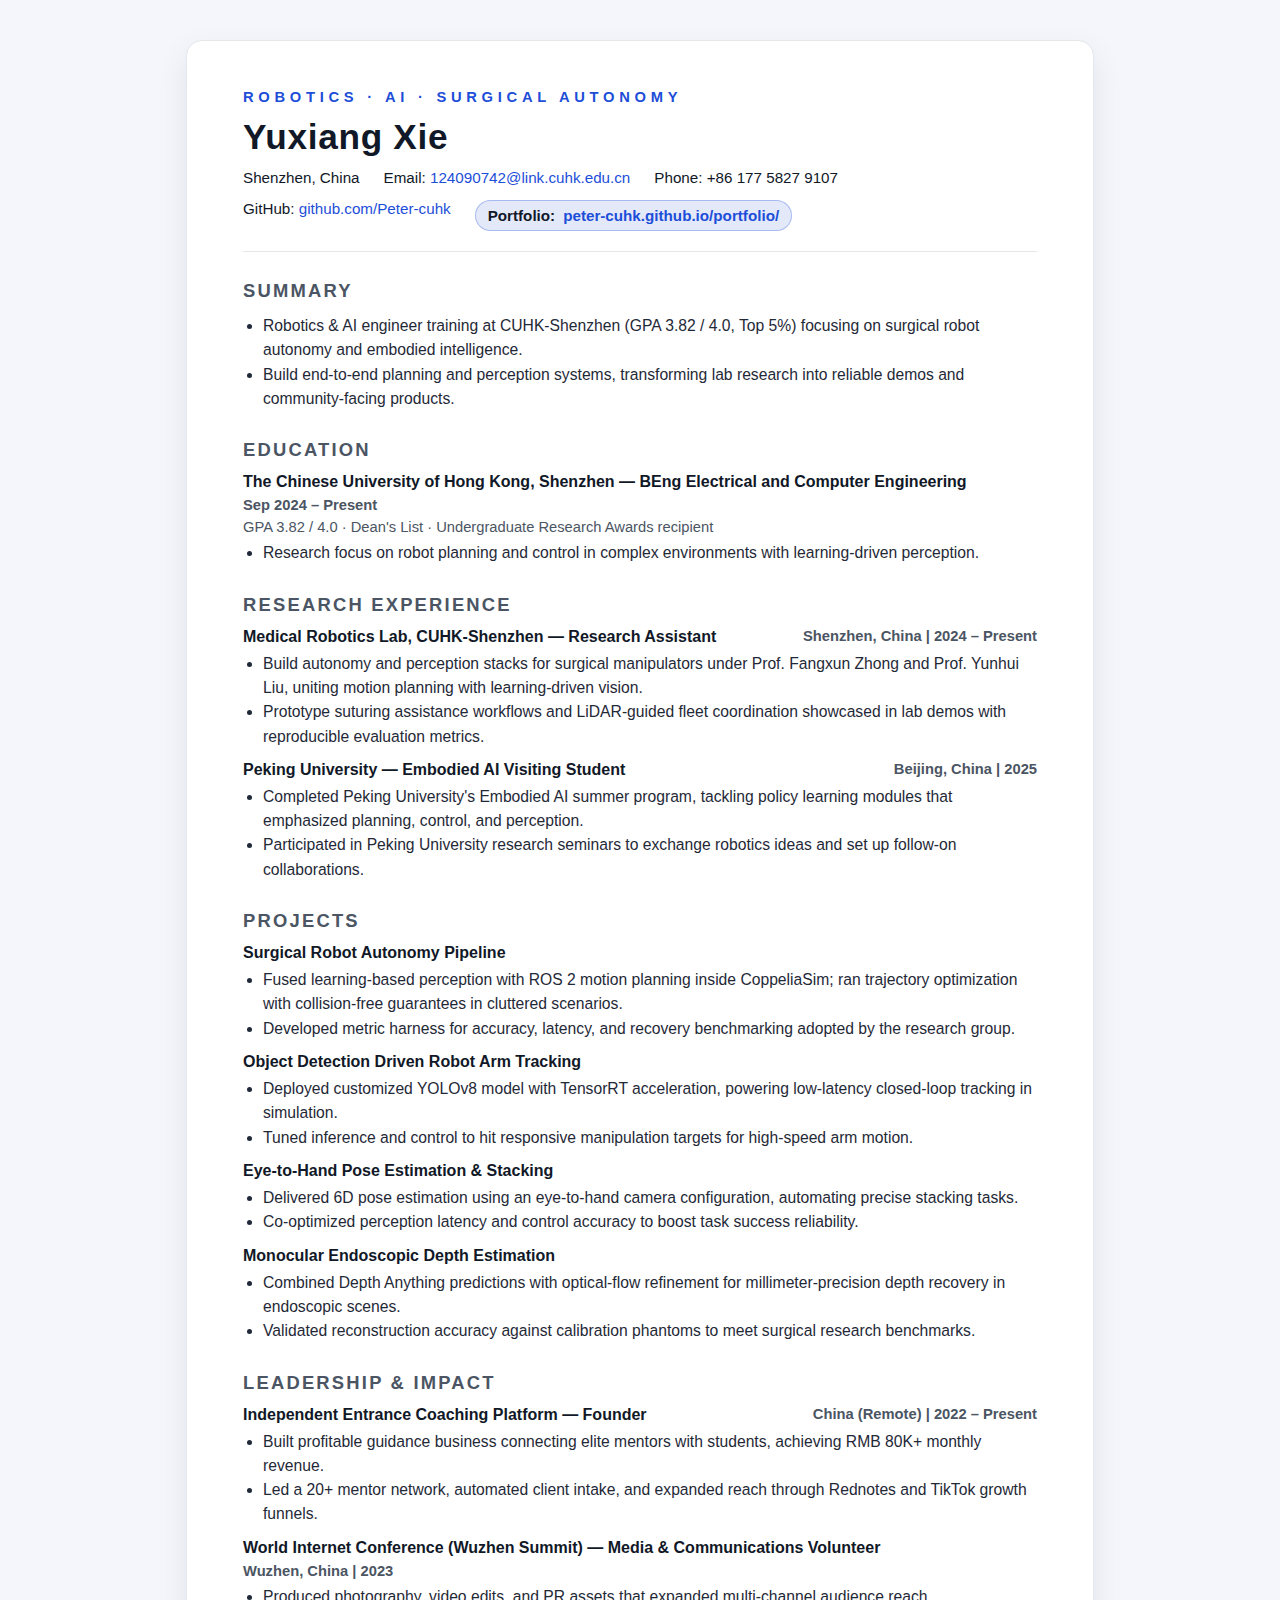
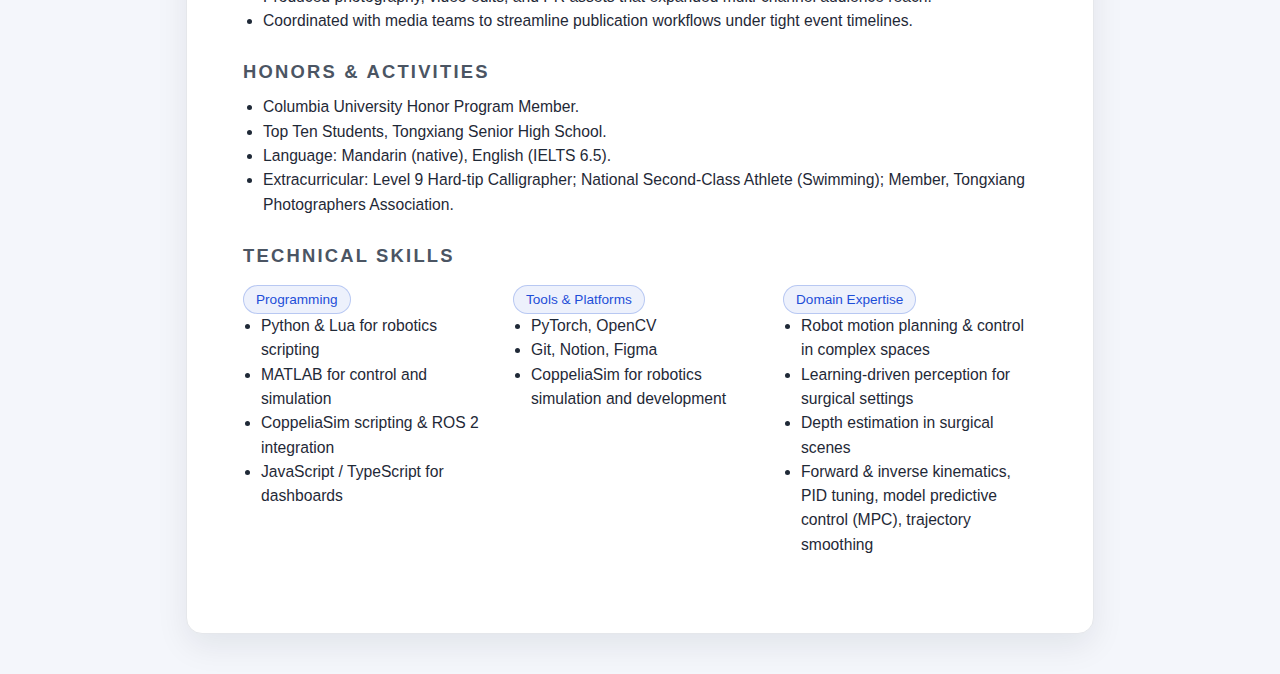
<file: resume.html>
<!doctype html>
<html lang="en">
<head>
  <meta charset="utf-8">
  <title>Yuxiang Xie · Robotics Resume</title>
  <meta name="viewport" content="width=device-width, initial-scale=1">
  <style>
    :root {
      color-scheme: light;
      font-family: "Inter", "Segoe UI", Arial, sans-serif;
      --text: #111827;
      --accent: #1d4ed8;
      --muted: #4b5563;
      --border: #e5e7eb;
      --section-gap: 28px;
    }
    @page {
      size: A4;
      margin: 14mm 18mm;
    }
    body {
      margin: 0;
      padding: 40px 0;
      background: #f4f6fb;
      color: var(--text);
    }
    .page {
      width: min(794px, calc(100% - 48px));
      margin: 0 auto;
      background: #fff;
      border: 1px solid var(--border);
      box-shadow: 0 12px 32px rgba(15, 23, 42, 0.08);
      border-radius: 16px;
      padding: 48px 56px;
    }
    header {
      display: flex;
      flex-direction: column;
      gap: 12px;
      border-bottom: 1px solid var(--border);
      padding-bottom: 20px;
      margin-bottom: var(--section-gap);
    }
    h1 {
      margin: 0;
      font-size: 2.2rem;
      letter-spacing: 0.02em;
    }
    .headline {
      font-weight: 600;
      color: var(--accent);
      text-transform: uppercase;
      font-size: 0.92rem;
      letter-spacing: 0.32em;
    }
    .contact {
      display: flex;
      flex-wrap: wrap;
      gap: 14px 24px;
      font-size: 0.95rem;
    }
    .contact .highlight {
      display: inline-flex;
      align-items: center;
      gap: 8px;
      padding: 6px 12px;
      border-radius: 999px;
      background: rgba(29, 78, 216, 0.12);
      border: 1px solid rgba(29, 78, 216, 0.3);
      font-weight: 600;
    }
    .contact a {
      color: var(--accent);
      text-decoration: none;
    }
    .contact a:hover {
      text-decoration: underline;
    }
    section {
      display: flex;
      flex-direction: column;
      gap: 12px;
      margin-bottom: var(--section-gap);
    }
    h2 {
      margin: 0;
      font-size: 1.15rem;
      letter-spacing: 0.12em;
      color: var(--muted);
      text-transform: uppercase;
    }
    .item {
      display: flex;
      flex-direction: column;
      gap: 6px;
    }
    .item-header {
      display: flex;
      flex-wrap: wrap;
      justify-content: space-between;
      gap: 6px 16px;
      font-weight: 600;
    }
    .item-meta {
      font-size: 0.92rem;
      color: var(--muted);
    }
    ul {
      margin: 0;
      padding-left: 20px;
      color: #1f2937;
      font-size: 0.98rem;
      line-height: 1.55;
    }
    .pill {
      display: inline-flex;
      align-items: center;
      gap: 6px;
      padding: 6px 12px;
      border-radius: 999px;
      border: 1px solid rgba(29, 78, 216, 0.25);
      background: rgba(29, 78, 216, 0.08);
      font-size: 0.85rem;
      color: var(--accent);
      margin-top: 6px;
    }
    .skills-grid {
      display: grid;
      grid-template-columns: repeat(auto-fit, minmax(220px, 1fr));
      gap: 16px;
    }
    .skills-grid ul {
      padding-left: 18px;
    }
    @media print {
      body {
        background: #fff;
        padding: 0;
        -webkit-print-color-adjust: exact;
        print-color-adjust: exact;
      }
      .page {
        border: none;
        box-shadow: none;
        border-radius: 0;
        width: 100%;
        max-width: none;
        margin: 0;
        padding: 0;
      }
      a {
        color: var(--text);
        text-decoration: none;
      }
    }
  </style>
</head>
<body>
  <div class="page">
    <header>
      <span class="headline">Robotics · AI · Surgical Autonomy</span>
      <h1>Yuxiang Xie</h1>
      <div class="contact">
        <span>Shenzhen, China</span>
        <span>Email: <a href="mailto:124090742@link.cuhk.edu.cn">124090742@link.cuhk.edu.cn</a></span>
        <span>Phone: +86 177 5827 9107</span>
        <span>GitHub: <a href="https://github.com/Peter-cuhk" target="_blank" rel="noopener">github.com/Peter-cuhk</a></span>
        <span class="highlight">Portfolio: <a href="https://peter-cuhk.github.io/portfolio/" target="_blank" rel="noopener">peter-cuhk.github.io/portfolio/</a></span>
      </div>
    </header>

    <section>
      <h2>Summary</h2>
      <div class="item">
        <ul>
          <li>Robotics & AI engineer training at CUHK-Shenzhen (GPA 3.82 / 4.0, Top 5%) focusing on surgical robot autonomy and embodied intelligence.</li>
          <li>Build end-to-end planning and perception systems, transforming lab research into reliable demos and community-facing products.</li>
        </ul>
      </div>
    </section>

    <section>
      <h2>Education</h2>
      <div class="item">
        <div class="item-header">
          <span>The Chinese University of Hong Kong, Shenzhen — BEng Electrical and Computer Engineering</span>
          <span class="item-meta">Sep 2024 – Present</span>
        </div>
        <div class="item-meta">GPA 3.82 / 4.0 · Dean's List · Undergraduate Research Awards recipient</div>
        <ul>
          <li>Research focus on robot planning and control in complex environments with learning-driven perception.</li>
        </ul>
      </div>
    </section>

    <section>
      <h2>Research Experience</h2>
      <div class="item">
        <div class="item-header">
          <span>Medical Robotics Lab, CUHK-Shenzhen — Research Assistant</span>
          <span class="item-meta">Shenzhen, China | 2024 – Present</span>
        </div>
        <ul>
          <li>Build autonomy and perception stacks for surgical manipulators under Prof. Fangxun Zhong and Prof. Yunhui Liu, uniting motion planning with learning-driven vision.</li>
          <li>Prototype suturing assistance workflows and LiDAR-guided fleet coordination showcased in lab demos with reproducible evaluation metrics.</li>
        </ul>
      </div>
      <div class="item">
        <div class="item-header">
          <span>Peking University — Embodied AI Visiting Student</span>
          <span class="item-meta">Beijing, China | 2025</span>
        </div>
        <ul>
          <li>Completed Peking University's Embodied AI summer program, tackling policy learning modules that emphasized planning, control, and perception.</li>
          <li>Participated in Peking University research seminars to exchange robotics ideas and set up follow-on collaborations.</li>
        </ul>
      </div>
    </section>

    <section>
      <h2>Projects</h2>
      <div class="item">
        <div class="item-header">
          <span>Surgical Robot Autonomy Pipeline</span>
        </div>
        <ul>
          <li>Fused learning-based perception with ROS 2 motion planning inside CoppeliaSim; ran trajectory optimization with collision-free guarantees in cluttered scenarios.</li>
          <li>Developed metric harness for accuracy, latency, and recovery benchmarking adopted by the research group.</li>
        </ul>
      </div>
      <div class="item">
        <div class="item-header">
          <span>Object Detection Driven Robot Arm Tracking</span>
        </div>
        <ul>
          <li>Deployed customized YOLOv8 model with TensorRT acceleration, powering low-latency closed-loop tracking in simulation.</li>
          <li>Tuned inference and control to hit responsive manipulation targets for high-speed arm motion.</li>
        </ul>
      </div>
      <div class="item">
        <div class="item-header">
          <span>Eye-to-Hand Pose Estimation & Stacking</span>
        </div>
        <ul>
          <li>Delivered 6D pose estimation using an eye-to-hand camera configuration, automating precise stacking tasks.</li>
          <li>Co-optimized perception latency and control accuracy to boost task success reliability.</li>
        </ul>
      </div>
      <div class="item">
        <div class="item-header">
          <span>Monocular Endoscopic Depth Estimation</span>
        </div>
        <ul>
          <li>Combined Depth Anything predictions with optical-flow refinement for millimeter-precision depth recovery in endoscopic scenes.</li>
          <li>Validated reconstruction accuracy against calibration phantoms to meet surgical research benchmarks.</li>
        </ul>
      </div>
    </section>

    <section>
      <h2>Leadership & Impact</h2>
      <div class="item">
        <div class="item-header">
          <span>Independent Entrance Coaching Platform — Founder</span>
          <span class="item-meta">China (Remote) | 2022 – Present</span>
        </div>
        <ul>
          <li>Built profitable guidance business connecting elite mentors with students, achieving RMB 80K+ monthly revenue.</li>
          <li>Led a 20+ mentor network, automated client intake, and expanded reach through Rednotes and TikTok growth funnels.</li>
        </ul>
      </div>
      <div class="item">
        <div class="item-header">
          <span>World Internet Conference (Wuzhen Summit) — Media & Communications Volunteer</span>
          <span class="item-meta">Wuzhen, China | 2023</span>
        </div>
        <ul>
          <li>Produced photography, video edits, and PR assets that expanded multi-channel audience reach.</li>
          <li>Coordinated with media teams to streamline publication workflows under tight event timelines.</li>
        </ul>
      </div>
    </section>

    <section>
      <h2>Honors & Activities</h2>
      <ul>
        <li>Columbia University Honor Program Member.</li>
        <li>Top Ten Students, Tongxiang Senior High School.</li>
        <li>Language: Mandarin (native), English (IELTS 6.5).</li>
        <li>Extracurricular: Level 9 Hard-tip Calligrapher; National Second-Class Athlete (Swimming); Member, Tongxiang Photographers Association.</li>
      </ul>
    </section>

    <section>
      <h2>Technical Skills</h2>
      <div class="skills-grid">
        <div>
          <div class="pill">Programming</div>
          <ul>
            <li>Python &amp; Lua for robotics scripting</li>
            <li>MATLAB for control and simulation</li>
            <li>CoppeliaSim scripting &amp; ROS 2 integration</li>
            <li>JavaScript / TypeScript for dashboards</li>
          </ul>
        </div>
        <div>
          <div class="pill">Tools &amp; Platforms</div>
          <ul>
            <li>PyTorch, OpenCV</li>
            <li>Git, Notion, Figma</li>
            <li>CoppeliaSim for robotics simulation and development</li>
          </ul>
        </div>
        <div>
          <div class="pill">Domain Expertise</div>
          <ul>
            <li>Robot motion planning &amp; control in complex spaces</li>
            <li>Learning-driven perception for surgical settings</li>
            <li>Depth estimation in surgical scenes</li>
            <li>Forward &amp; inverse kinematics, PID tuning, model predictive control (MPC), trajectory smoothing</li>
          </ul>
        </div>
      </div>
    </section>
  </div>
</body>
</html>
</file>
